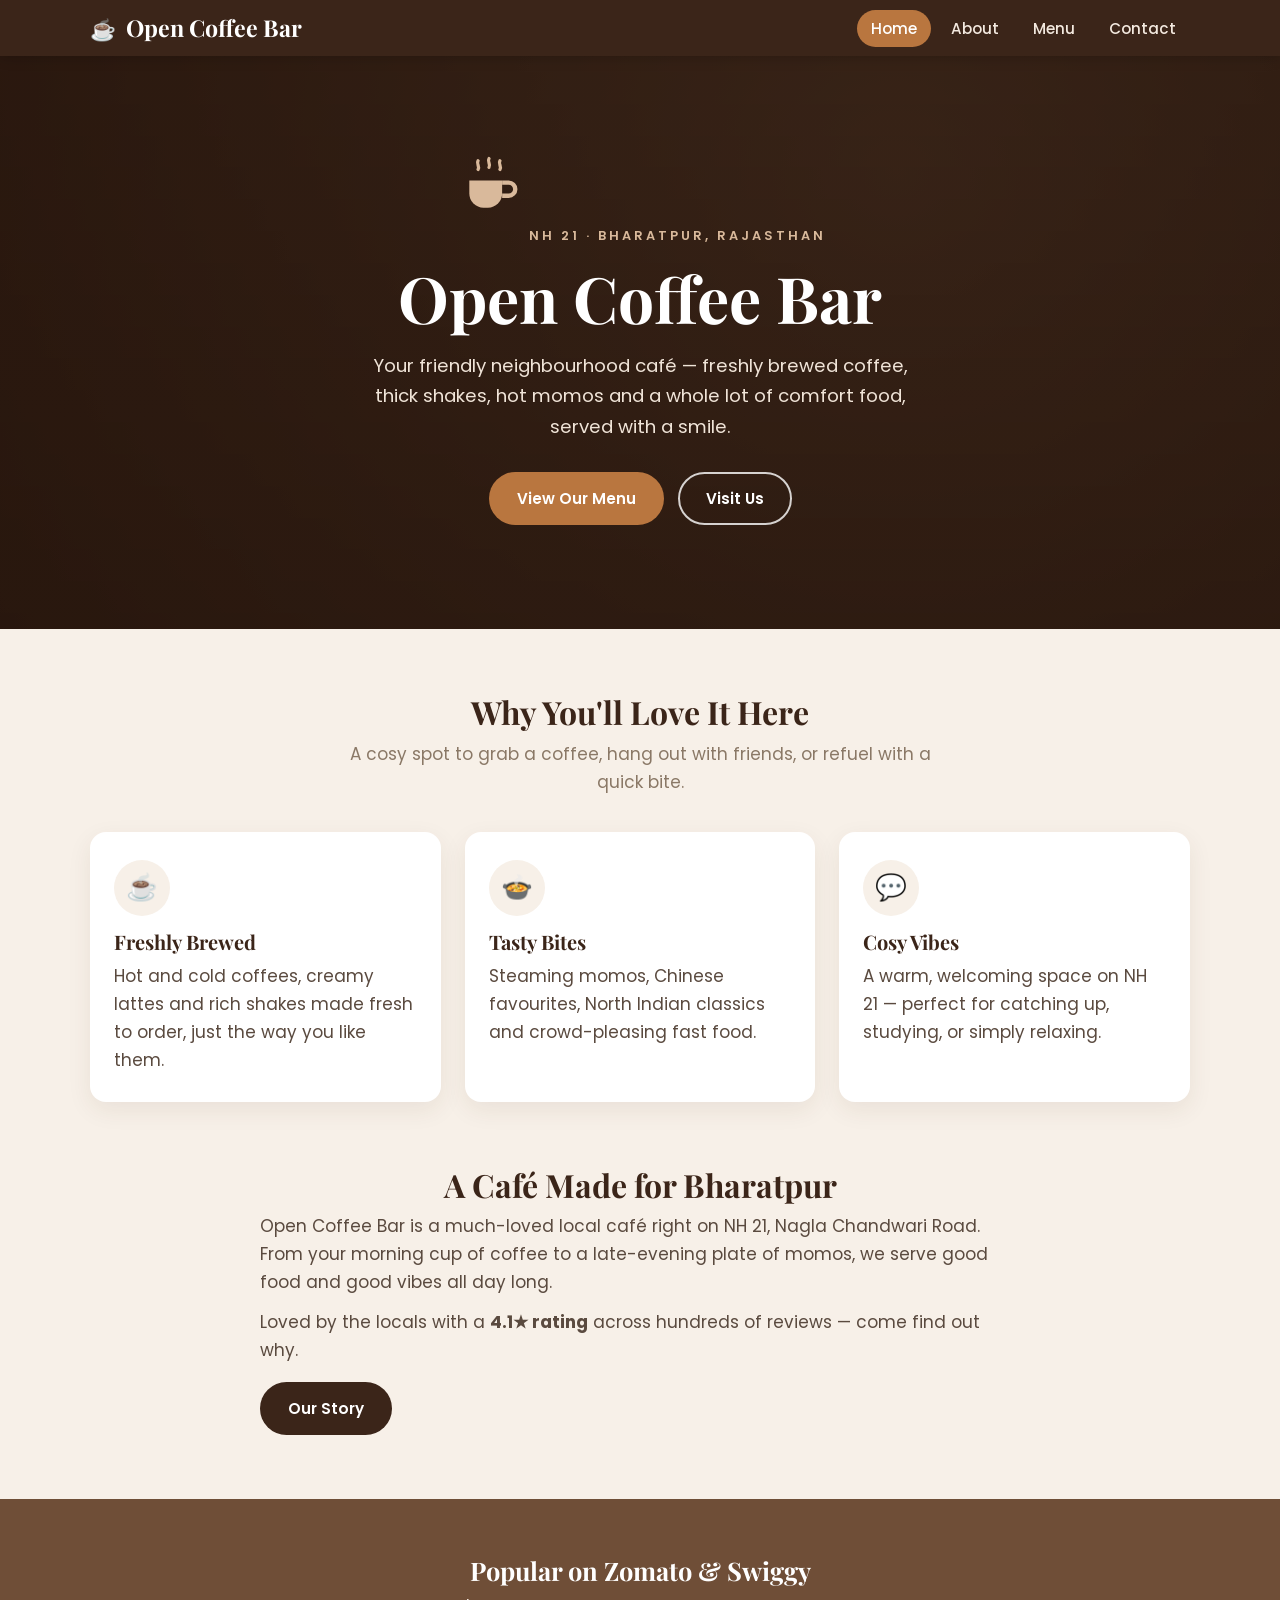
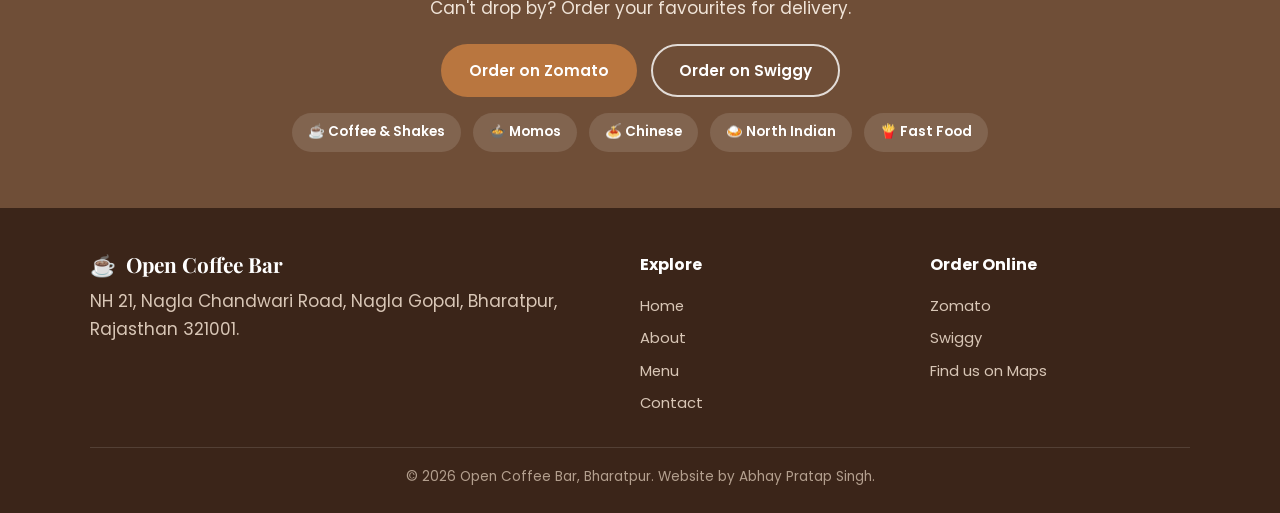
<file: index.html>
<!DOCTYPE html>
<html lang="en">
<head>
  <meta charset="UTF-8">
  <meta name="viewport" content="width=device-width, initial-scale=1.0">
  <title>Open Coffee Bar – Café in Bharatpur</title>
  <meta name="description" content="Open Coffee Bar — a cosy café on NH 21, Bharatpur serving fresh coffee, shakes, momos, Chinese and North Indian food.">
  <link rel="preconnect" href="https://fonts.googleapis.com">
  <link rel="preconnect" href="https://fonts.gstatic.com" crossorigin>
  <link rel="stylesheet" href="https://fonts.googleapis.com/css2?family=Playfair+Display:wght@600;700&amp;family=Poppins:wght@400;500;600;700&amp;display=swap">
  <link rel="stylesheet" href="style.css">
</head>
<body>

  <nav class="nav">
    <div class="container nav-inner">
      <a href="index.html" class="brand"><span class="bean">&#9749;</span> Open Coffee Bar</a>
      <button class="nav-toggle" id="navToggle" aria-label="Open menu" aria-expanded="false">
        <span></span><span></span><span></span>
      </button>
      <ul class="nav-links" id="navLinks">
        <li><a href="index.html" class="active">Home</a></li>
        <li><a href="about.html">About</a></li>
        <li><a href="menu.html">Menu</a></li>
        <li><a href="contact.html">Contact</a></li>
      </ul>
    </div>
  </nav>

  <header class="hero">
    <div class="container">
      <svg class="cup" viewBox="0 0 64 64" fill="none" xmlns="http://www.w3.org/2000/svg" aria-hidden="true">
        <path d="M14 26h30v12a13 13 0 0 1-13 13H27a13 13 0 0 1-13-13V26z" fill="#D9B99B"/>
        <path d="M44 28h6a6 6 0 0 1 0 12h-6" stroke="#D9B99B" stroke-width="4" fill="none"/>
        <path d="M22 8c-2 3 2 5 0 8M32 6c-2 3 2 5 0 8M42 8c-2 3 2 5 0 8" stroke="#D9B99B" stroke-width="3" stroke-linecap="round"/>
      </svg>
      <span class="eyebrow">NH 21 · Bharatpur, Rajasthan</span>
      <h1>Open Coffee Bar</h1>
      <p>Your friendly neighbourhood café — freshly brewed coffee, thick shakes, hot momos and a whole lot of comfort food, served with a smile.</p>
      <div class="btn-row">
        <a href="menu.html" class="btn btn-primary">View Our Menu</a>
        <a href="contact.html" class="btn btn-outline">Visit Us</a>
      </div>
    </div>
  </header>

  <section class="section">
    <div class="container">
      <h2 class="reveal">Why You'll Love It Here</h2>
      <p class="lead reveal">A cosy spot to grab a coffee, hang out with friends, or refuel with a quick bite.</p>
      <div class="grid grid-3">
        <div class="card reveal">
          <div class="ico">&#9749;</div>
          <h3>Freshly Brewed</h3>
          <p>Hot and cold coffees, creamy lattes and rich shakes made fresh to order, just the way you like them.</p>
        </div>
        <div class="card reveal">
          <div class="ico">&#127858;</div>
          <h3>Tasty Bites</h3>
          <p>Steaming momos, Chinese favourites, North Indian classics and crowd-pleasing fast food.</p>
        </div>
        <div class="card reveal">
          <div class="ico">&#128172;</div>
          <h3>Cosy Vibes</h3>
          <p>A warm, welcoming space on NH 21 — perfect for catching up, studying, or simply relaxing.</p>
        </div>
      </div>
    </div>
  </section>

  <section class="section" style="padding-top:0;">
    <div class="container narrow reveal">
      <h2>A Café Made for Bharatpur</h2>
      <p>Open Coffee Bar is a much-loved local café right on NH 21, Nagla Chandwari Road. From your morning cup of coffee to a late-evening plate of momos, we serve good food and good vibes all day long.</p>
      <p style="margin-top:12px;">Loved by the locals with a <strong>4.1&#9733; rating</strong> across hundreds of reviews — come find out why.</p>
      <a href="about.html" class="btn btn-dark" style="margin-top:18px;">Our Story</a>
    </div>
  </section>

  <section class="strip">
    <div class="container">
      <h2>Popular on Zomato &amp; Swiggy</h2>
      <p>Can't drop by? Order your favourites for delivery.</p>
      <div class="btn-row" style="display:flex;gap:14px;justify-content:center;flex-wrap:wrap;">
        <a href="https://www.zomato.com/bharatpur/open-coffee-bar-bharatpur-locality/order" class="btn btn-primary" target="_blank" rel="noopener">Order on Zomato</a>
        <a href="https://www.swiggy.com/city/bharatpur/open-coffee-bar-ghana-central-bharatpur-rest912456" class="btn btn-outline" target="_blank" rel="noopener">Order on Swiggy</a>
      </div>
      <div class="badges">
        <span class="badge">&#9749; Coffee &amp; Shakes</span>
        <span class="badge">&#127858; Momos</span>
        <span class="badge">&#127837; Chinese</span>
        <span class="badge">&#127835; North Indian</span>
        <span class="badge">&#127839; Fast Food</span>
      </div>
    </div>
  </section>

  <footer class="footer">
    <div class="container footer-grid">
      <div>
        <div class="brand"><span class="bean">&#9749;</span> Open Coffee Bar</div>
        <p>NH 21, Nagla Chandwari Road, Nagla Gopal, Bharatpur, Rajasthan 321001.</p>
      </div>
      <div>
        <h4>Explore</h4>
        <a href="index.html">Home</a>
        <a href="about.html">About</a>
        <a href="menu.html">Menu</a>
        <a href="contact.html">Contact</a>
      </div>
      <div>
        <h4>Order Online</h4>
        <a href="https://www.zomato.com/bharatpur/open-coffee-bar-bharatpur-locality/order" target="_blank" rel="noopener">Zomato</a>
        <a href="https://www.swiggy.com/city/bharatpur/open-coffee-bar-ghana-central-bharatpur-rest912456" target="_blank" rel="noopener">Swiggy</a>
        <a href="https://maps.google.com/?q=Open+Coffee+Bar+Bharatpur" target="_blank" rel="noopener">Find us on Maps</a>
      </div>
    </div>
    <div class="container copy">&copy; <span id="year">2026</span> Open Coffee Bar, Bharatpur. Website by Abhay Pratap Singh.</div>
  </footer>

  <button id="toTop" aria-label="Back to top">&#8593;</button>
  <script src="script.js"></script>
</body>
</html>
</file>
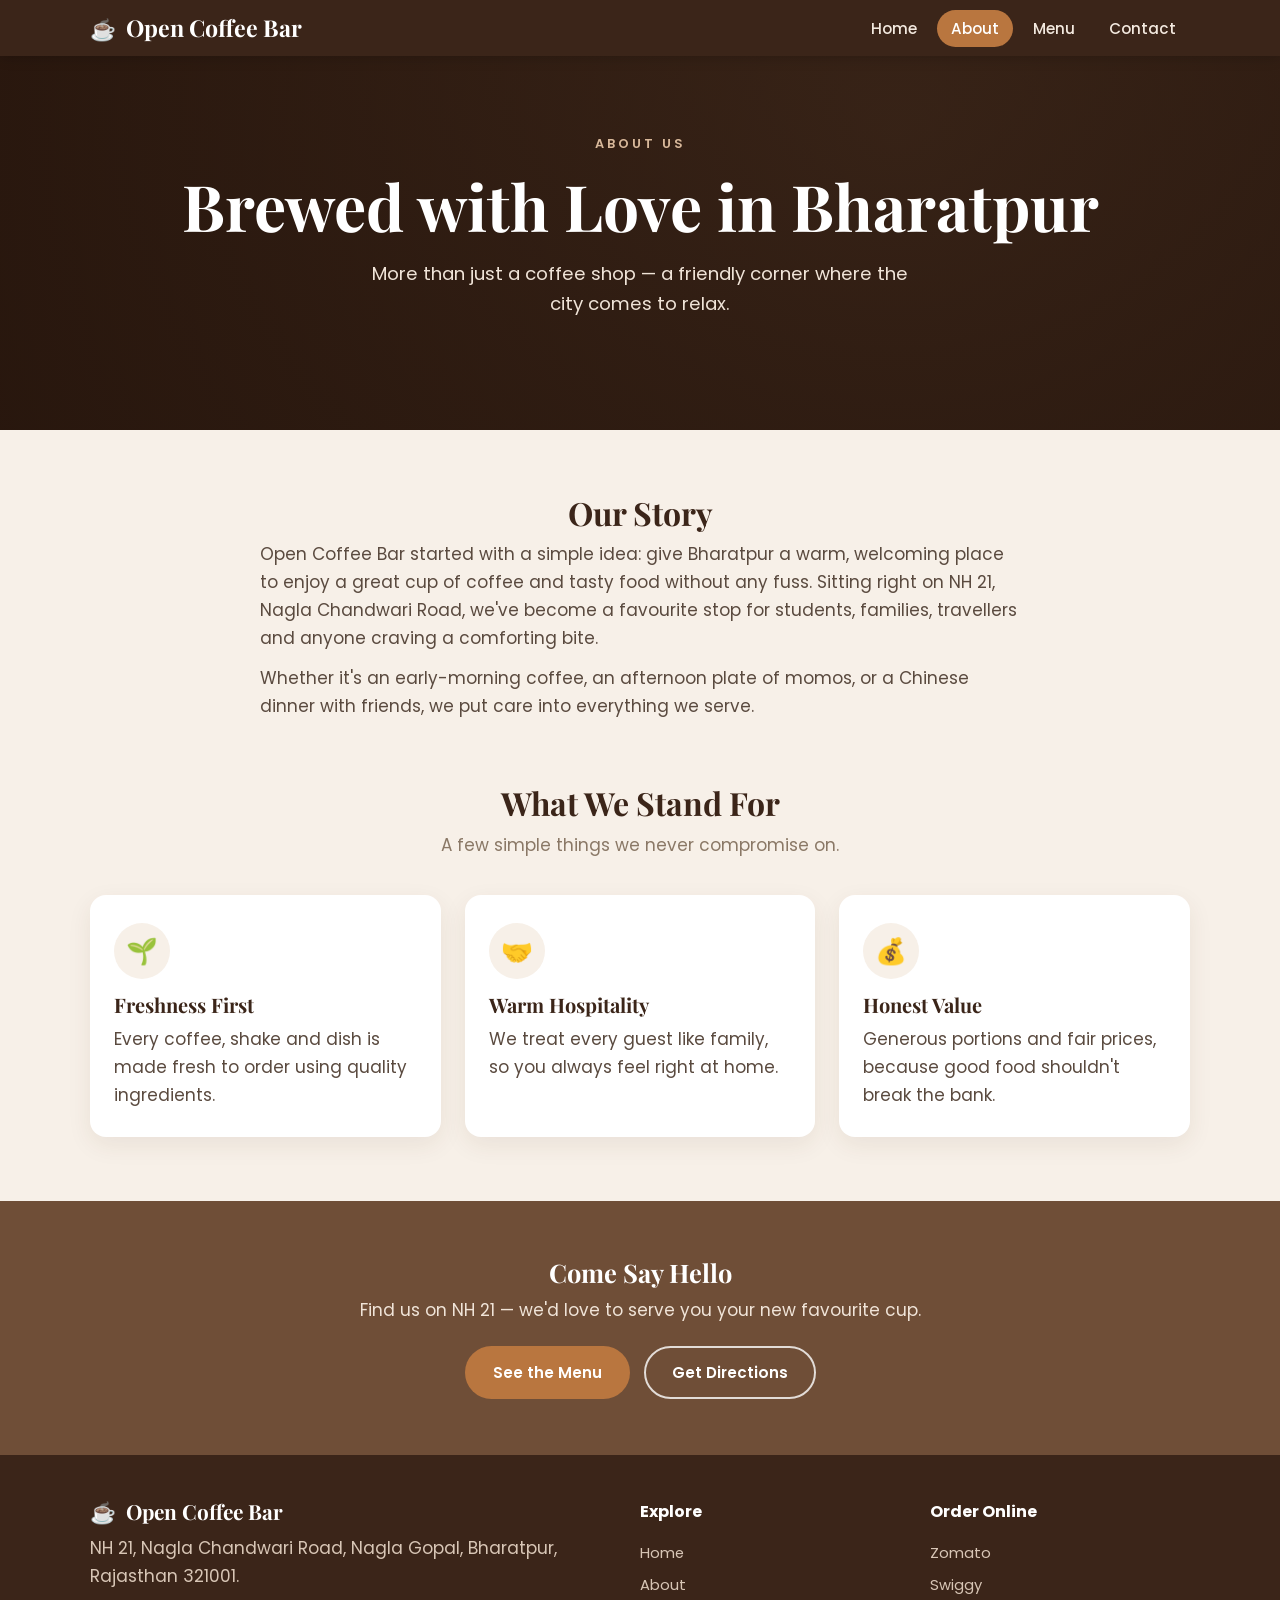
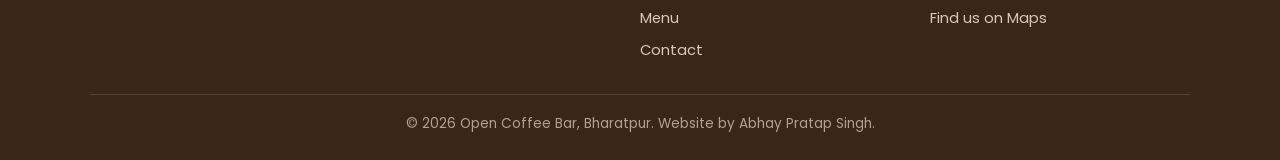
<file: about.html>
<!DOCTYPE html>
<html lang="en">
<head>
  <meta charset="UTF-8">
  <meta name="viewport" content="width=device-width, initial-scale=1.0">
  <title>About – Open Coffee Bar, Bharatpur</title>
  <meta name="description" content="The story behind Open Coffee Bar, a friendly café on NH 21, Bharatpur.">
  <link rel="preconnect" href="https://fonts.googleapis.com">
  <link rel="preconnect" href="https://fonts.gstatic.com" crossorigin>
  <link rel="stylesheet" href="https://fonts.googleapis.com/css2?family=Playfair+Display:wght@600;700&amp;family=Poppins:wght@400;500;600;700&amp;display=swap">
  <link rel="stylesheet" href="style.css">
</head>
<body>

  <nav class="nav">
    <div class="container nav-inner">
      <a href="index.html" class="brand"><span class="bean">&#9749;</span> Open Coffee Bar</a>
      <button class="nav-toggle" id="navToggle" aria-label="Open menu" aria-expanded="false">
        <span></span><span></span><span></span>
      </button>
      <ul class="nav-links" id="navLinks">
        <li><a href="index.html">Home</a></li>
        <li><a href="about.html" class="active">About</a></li>
        <li><a href="menu.html">Menu</a></li>
        <li><a href="contact.html">Contact</a></li>
      </ul>
    </div>
  </nav>

  <header class="hero" style="padding:72px 0 80px;">
    <div class="container">
      <span class="eyebrow">About Us</span>
      <h1>Brewed with Love in Bharatpur</h1>
      <p>More than just a coffee shop — a friendly corner where the city comes to relax.</p>
    </div>
  </header>

  <section class="section">
    <div class="container narrow reveal">
      <h2>Our Story</h2>
      <p>Open Coffee Bar started with a simple idea: give Bharatpur a warm, welcoming place to enjoy a great cup of coffee and tasty food without any fuss. Sitting right on NH 21, Nagla Chandwari Road, we've become a favourite stop for students, families, travellers and anyone craving a comforting bite.</p>
      <p style="margin-top:12px;">Whether it's an early-morning coffee, an afternoon plate of momos, or a Chinese dinner with friends, we put care into everything we serve.</p>
    </div>
  </section>

  <section class="section" style="padding-top:0;">
    <div class="container">
      <h2 class="reveal">What We Stand For</h2>
      <p class="lead reveal">A few simple things we never compromise on.</p>
      <div class="grid grid-3">
        <div class="card reveal">
          <div class="ico">&#127793;</div>
          <h3>Freshness First</h3>
          <p>Every coffee, shake and dish is made fresh to order using quality ingredients.</p>
        </div>
        <div class="card reveal">
          <div class="ico">&#129309;</div>
          <h3>Warm Hospitality</h3>
          <p>We treat every guest like family, so you always feel right at home.</p>
        </div>
        <div class="card reveal">
          <div class="ico">&#128176;</div>
          <h3>Honest Value</h3>
          <p>Generous portions and fair prices, because good food shouldn't break the bank.</p>
        </div>
      </div>
    </div>
  </section>

  <section class="strip">
    <div class="container">
      <h2>Come Say Hello</h2>
      <p>Find us on NH 21 — we'd love to serve you your new favourite cup.</p>
      <div class="btn-row" style="display:flex;gap:14px;justify-content:center;flex-wrap:wrap;">
        <a href="menu.html" class="btn btn-primary">See the Menu</a>
        <a href="contact.html" class="btn btn-outline">Get Directions</a>
      </div>
    </div>
  </section>

  <footer class="footer">
    <div class="container footer-grid">
      <div>
        <div class="brand"><span class="bean">&#9749;</span> Open Coffee Bar</div>
        <p>NH 21, Nagla Chandwari Road, Nagla Gopal, Bharatpur, Rajasthan 321001.</p>
      </div>
      <div>
        <h4>Explore</h4>
        <a href="index.html">Home</a>
        <a href="about.html">About</a>
        <a href="menu.html">Menu</a>
        <a href="contact.html">Contact</a>
      </div>
      <div>
        <h4>Order Online</h4>
        <a href="https://www.zomato.com/bharatpur/open-coffee-bar-bharatpur-locality/order" target="_blank" rel="noopener">Zomato</a>
        <a href="https://www.swiggy.com/city/bharatpur/open-coffee-bar-ghana-central-bharatpur-rest912456" target="_blank" rel="noopener">Swiggy</a>
        <a href="https://maps.google.com/?q=Open+Coffee+Bar+Bharatpur" target="_blank" rel="noopener">Find us on Maps</a>
      </div>
    </div>
    <div class="container copy">&copy; <span id="year">2026</span> Open Coffee Bar, Bharatpur. Website by Abhay Pratap Singh.</div>
  </footer>

  <button id="toTop" aria-label="Back to top">&#8593;</button>
  <script src="script.js"></script>
</body>
</html>
</file>
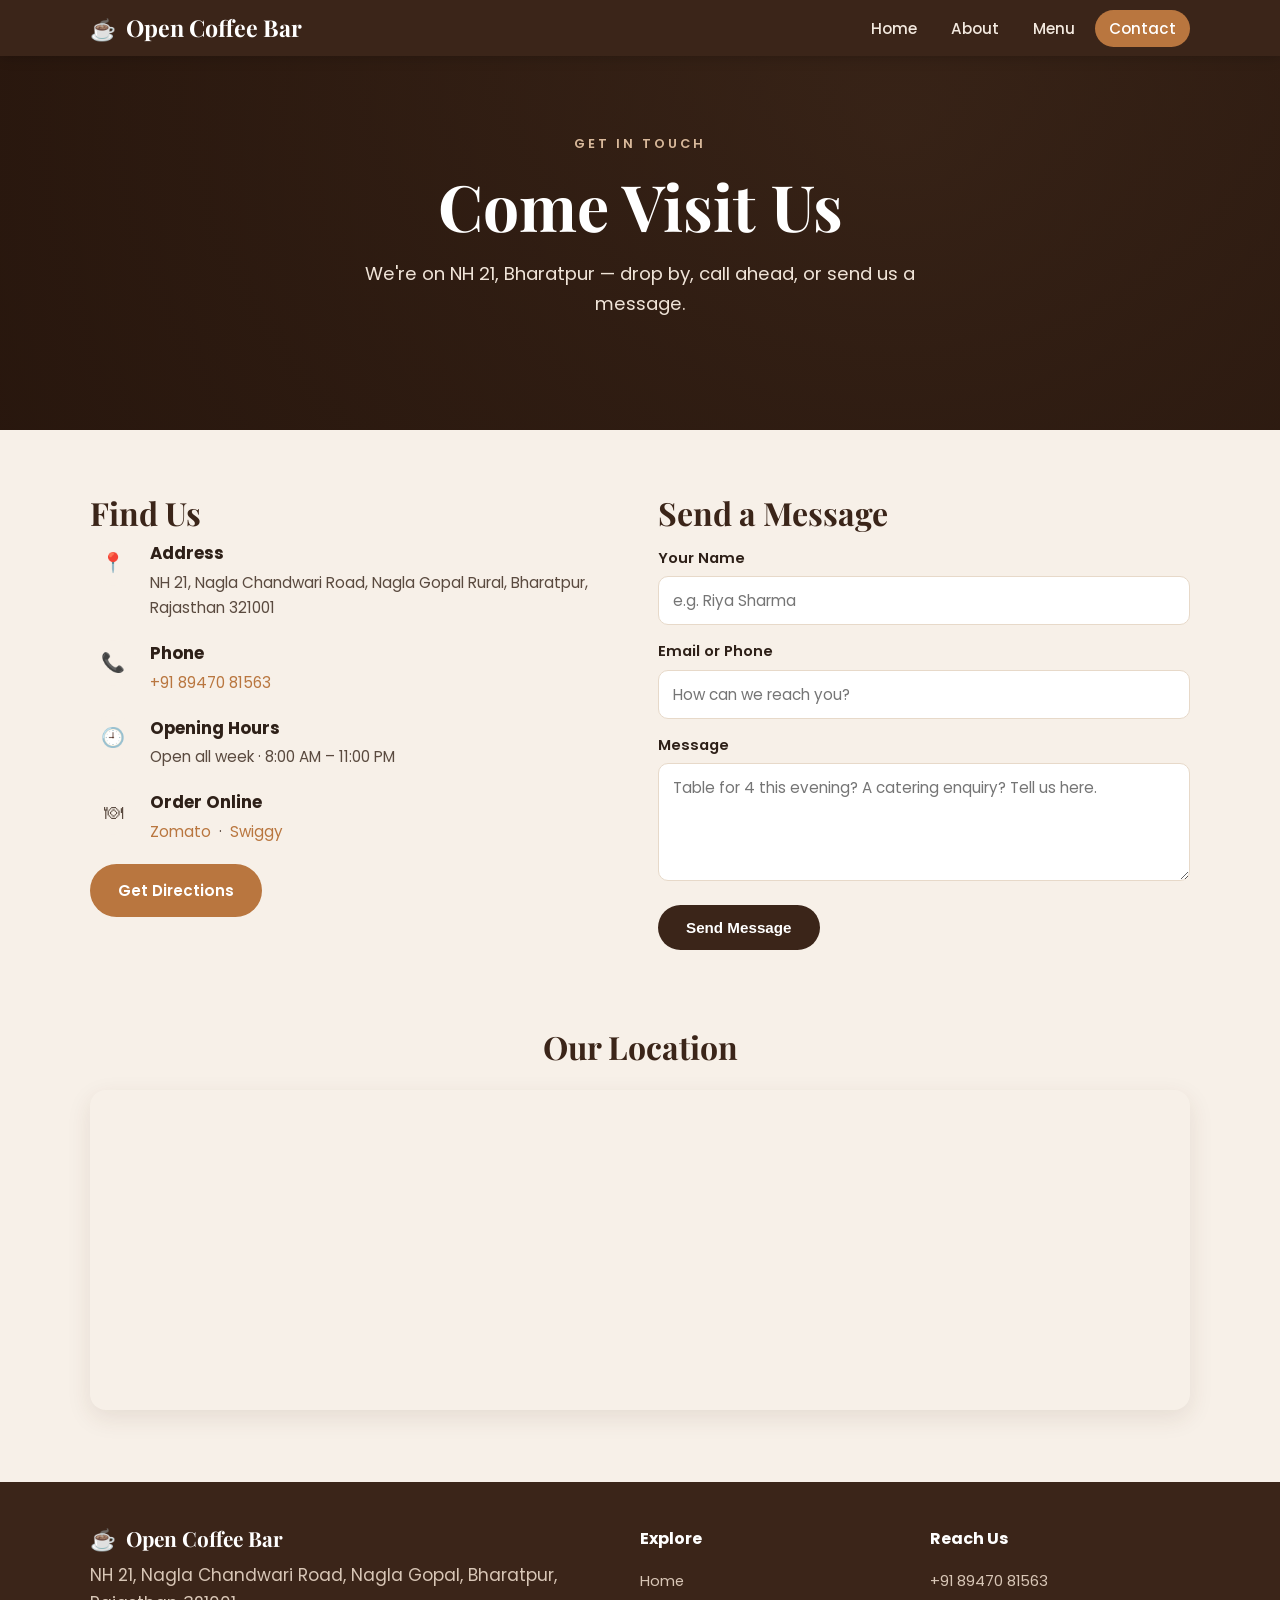
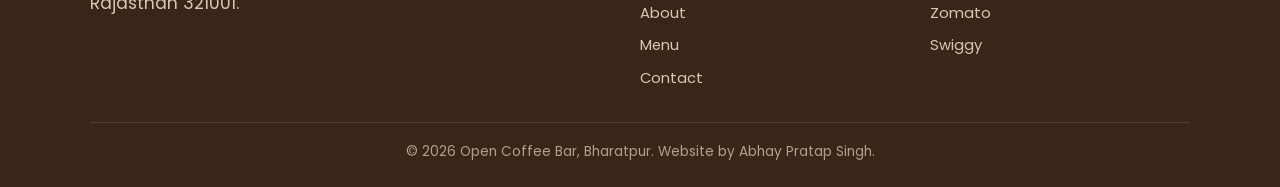
<file: contact.html>
<!DOCTYPE html>
<html lang="en">
<head>
  <meta charset="UTF-8">
  <meta name="viewport" content="width=device-width, initial-scale=1.0">
  <title>Contact – Open Coffee Bar, Bharatpur</title>
  <meta name="description" content="Visit Open Coffee Bar on NH 21, Bharatpur. Find directions, hours and contact details.">
  <link rel="preconnect" href="https://fonts.googleapis.com">
  <link rel="preconnect" href="https://fonts.gstatic.com" crossorigin>
  <link rel="stylesheet" href="https://fonts.googleapis.com/css2?family=Playfair+Display:wght@600;700&amp;family=Poppins:wght@400;500;600;700&amp;display=swap">
  <link rel="stylesheet" href="style.css">
</head>
<body>

  <nav class="nav">
    <div class="container nav-inner">
      <a href="index.html" class="brand"><span class="bean">&#9749;</span> Open Coffee Bar</a>
      <button class="nav-toggle" id="navToggle" aria-label="Open menu" aria-expanded="false">
        <span></span><span></span><span></span>
      </button>
      <ul class="nav-links" id="navLinks">
        <li><a href="index.html">Home</a></li>
        <li><a href="about.html">About</a></li>
        <li><a href="menu.html">Menu</a></li>
        <li><a href="contact.html" class="active">Contact</a></li>
      </ul>
    </div>
  </nav>

  <header class="hero" style="padding:72px 0 80px;">
    <div class="container">
      <span class="eyebrow">Get in Touch</span>
      <h1>Come Visit Us</h1>
      <p>We're on NH 21, Bharatpur — drop by, call ahead, or send us a message.</p>
    </div>
  </header>

  <section class="section">
    <div class="container contact-grid">
      <div class="reveal">
        <h2 style="text-align:left;">Find Us</h2>
        <div class="info-row">
          <div class="ico">&#128205;</div>
          <div>
            <h4>Address</h4>
            <p>NH 21, Nagla Chandwari Road, Nagla Gopal Rural, Bharatpur, Rajasthan 321001</p>
          </div>
        </div>
        <div class="info-row">
          <div class="ico">&#128222;</div>
          <div>
            <h4>Phone</h4>
            <p><a href="tel:+918947081563">+91 89470 81563</a></p>
          </div>
        </div>
        <div class="info-row">
          <div class="ico">&#128344;</div>
          <div>
            <h4>Opening Hours</h4>
            <p>Open all week &middot; 8:00 AM &ndash; 11:00 PM</p>
          </div>
        </div>
        <div class="info-row">
          <div class="ico">&#127869;</div>
          <div>
            <h4>Order Online</h4>
            <p>
              <a href="https://www.zomato.com/bharatpur/open-coffee-bar-bharatpur-locality/order" target="_blank" rel="noopener">Zomato</a> &nbsp;&middot;&nbsp;
              <a href="https://www.swiggy.com/city/bharatpur/open-coffee-bar-ghana-central-bharatpur-rest912456" target="_blank" rel="noopener">Swiggy</a>
            </p>
          </div>
        </div>
        <a class="btn btn-primary" href="https://www.google.com/maps/dir//Open+Coffee+Bar,+NH+21,+Nagla+Gopal+Rural,+Rajasthan+321001/@27.1937731,77.5274446,15z" target="_blank" rel="noopener">Get Directions</a>
      </div>

      <div class="reveal">
        <h2 style="text-align:left;">Send a Message</h2>
        <form id="contactForm" novalidate>
          <label for="name">Your Name</label>
          <input type="text" id="name" name="name" placeholder="e.g. Riya Sharma" required>

          <label for="email">Email or Phone</label>
          <input type="text" id="email" name="email" placeholder="How can we reach you?" required>

          <label for="message">Message</label>
          <textarea id="message" name="message" rows="4" placeholder="Table for 4 this evening? A catering enquiry? Tell us here." required></textarea>

          <button type="submit" class="btn btn-dark" style="margin-top:16px;">Send Message</button>
          <p class="form-msg" id="formMsg" role="status"></p>
        </form>
      </div>
    </div>
  </section>

  <section class="section" style="padding-top:0;">
    <div class="container">
      <h2 class="reveal" style="margin-bottom:24px;">Our Location</h2>
      <iframe
        class="map-embed reveal"
        title="Open Coffee Bar location on Google Maps"
        src="https://www.google.com/maps?q=27.1937731,77.5274446&amp;z=15&amp;output=embed"
        loading="lazy" referrerpolicy="no-referrer-when-downgrade"></iframe>
    </div>
  </section>

  <footer class="footer">
    <div class="container footer-grid">
      <div>
        <div class="brand"><span class="bean">&#9749;</span> Open Coffee Bar</div>
        <p>NH 21, Nagla Chandwari Road, Nagla Gopal, Bharatpur, Rajasthan 321001.</p>
      </div>
      <div>
        <h4>Explore</h4>
        <a href="index.html">Home</a>
        <a href="about.html">About</a>
        <a href="menu.html">Menu</a>
        <a href="contact.html">Contact</a>
      </div>
      <div>
        <h4>Reach Us</h4>
        <a href="tel:+918947081563">+91 89470 81563</a>
        <a href="https://www.zomato.com/bharatpur/open-coffee-bar-bharatpur-locality/order" target="_blank" rel="noopener">Zomato</a>
        <a href="https://www.swiggy.com/city/bharatpur/open-coffee-bar-ghana-central-bharatpur-rest912456" target="_blank" rel="noopener">Swiggy</a>
      </div>
    </div>
    <div class="container copy">&copy; <span id="year">2026</span> Open Coffee Bar, Bharatpur. Website by Abhay Pratap Singh.</div>
  </footer>

  <button id="toTop" aria-label="Back to top">&#8593;</button>
  <script src="script.js"></script>
</body>
</html>
</file>
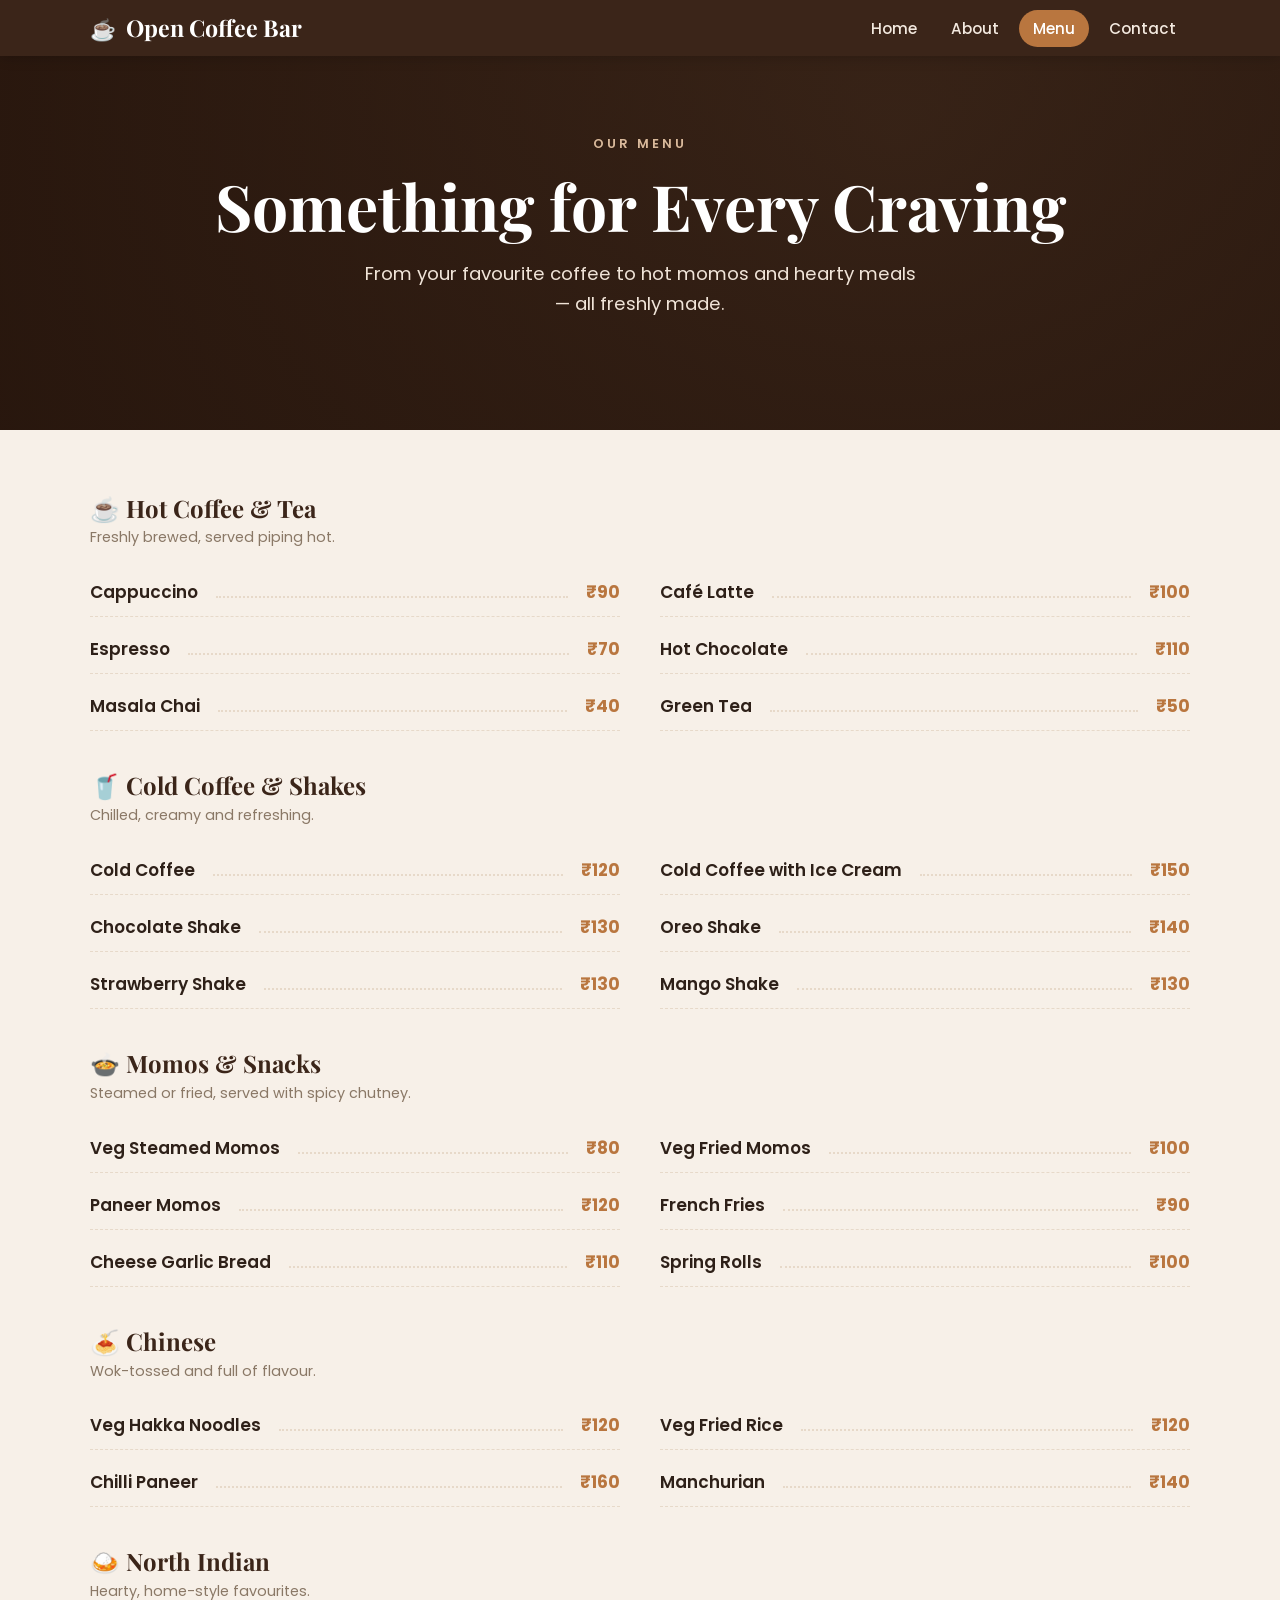
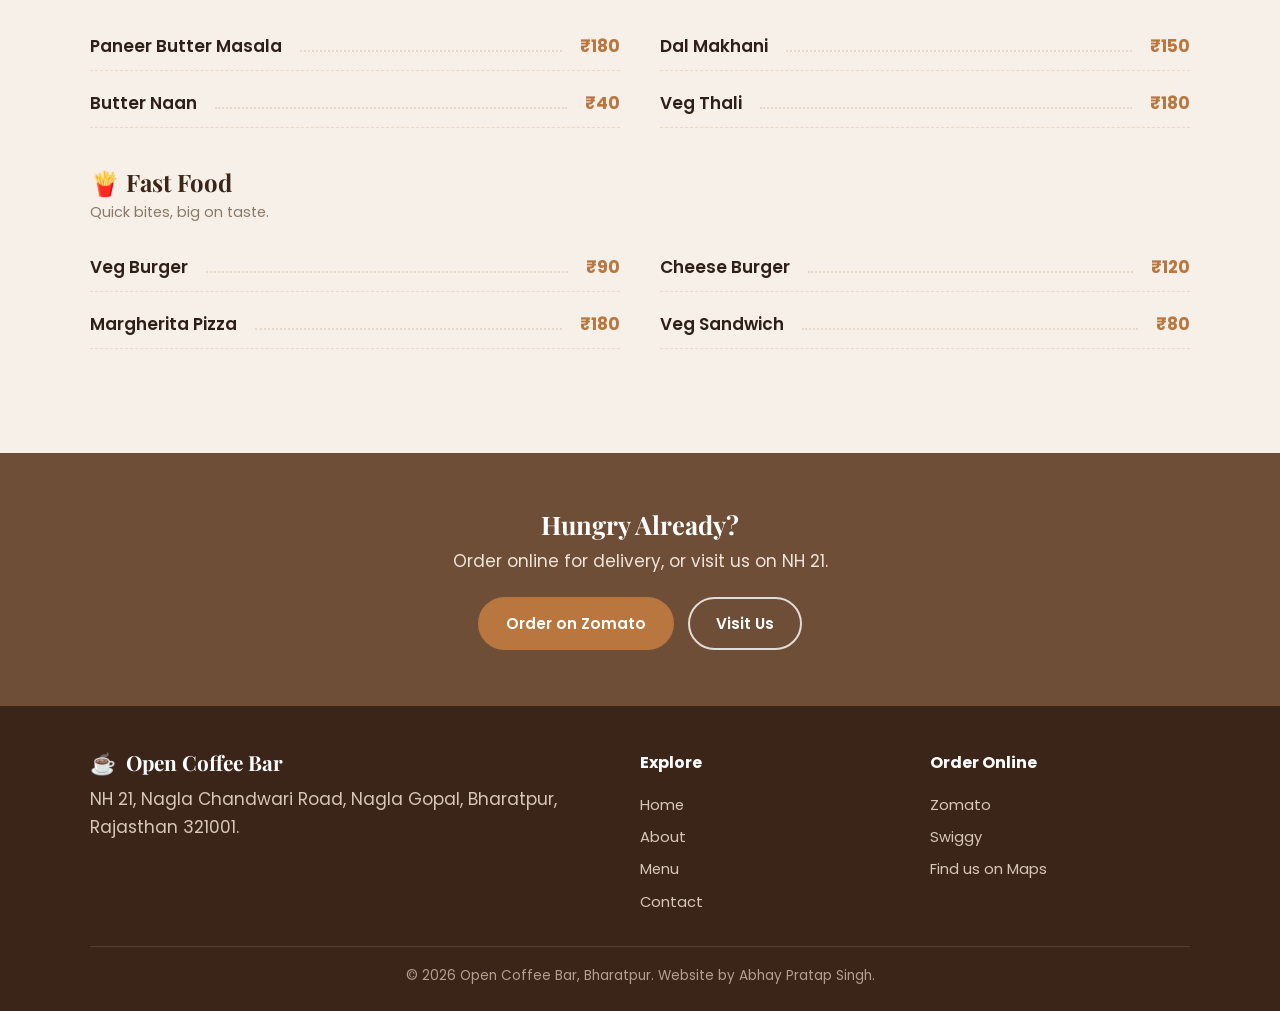
<file: menu.html>
<!DOCTYPE html>
<html lang="en">
<head>
  <meta charset="UTF-8">
  <meta name="viewport" content="width=device-width, initial-scale=1.0">
  <title>Menu – Open Coffee Bar, Bharatpur</title>
  <meta name="description" content="Coffee, shakes, momos, Chinese, North Indian and fast food at Open Coffee Bar, Bharatpur.">
  <link rel="preconnect" href="https://fonts.googleapis.com">
  <link rel="preconnect" href="https://fonts.gstatic.com" crossorigin>
  <link rel="stylesheet" href="https://fonts.googleapis.com/css2?family=Playfair+Display:wght@600;700&amp;family=Poppins:wght@400;500;600;700&amp;display=swap">
  <link rel="stylesheet" href="style.css">
</head>
<body>

  <nav class="nav">
    <div class="container nav-inner">
      <a href="index.html" class="brand"><span class="bean">&#9749;</span> Open Coffee Bar</a>
      <button class="nav-toggle" id="navToggle" aria-label="Open menu" aria-expanded="false">
        <span></span><span></span><span></span>
      </button>
      <ul class="nav-links" id="navLinks">
        <li><a href="index.html">Home</a></li>
        <li><a href="about.html">About</a></li>
        <li><a href="menu.html" class="active">Menu</a></li>
        <li><a href="contact.html">Contact</a></li>
      </ul>
    </div>
  </nav>

  <header class="hero" style="padding:72px 0 80px;">
    <div class="container">
      <span class="eyebrow">Our Menu</span>
      <h1>Something for Every Craving</h1>
      <p>From your favourite coffee to hot momos and hearty meals — all freshly made.</p>
    </div>
  </header>

  <section class="section">
    <div class="container">
      <div class="menu-cat reveal">
        <h3>&#9749; Hot Coffee &amp; Tea</h3>
        <p class="cat-note">Freshly brewed, served piping hot.</p>
        <div class="menu-list">
          <div class="menu-item"><span class="name">Cappuccino</span><span class="dots"></span><span class="price">&#8377;90</span></div>
          <div class="menu-item"><span class="name">Café Latte</span><span class="dots"></span><span class="price">&#8377;100</span></div>
          <div class="menu-item"><span class="name">Espresso</span><span class="dots"></span><span class="price">&#8377;70</span></div>
          <div class="menu-item"><span class="name">Hot Chocolate</span><span class="dots"></span><span class="price">&#8377;110</span></div>
          <div class="menu-item"><span class="name">Masala Chai</span><span class="dots"></span><span class="price">&#8377;40</span></div>
          <div class="menu-item"><span class="name">Green Tea</span><span class="dots"></span><span class="price">&#8377;50</span></div>
        </div>
      </div>

      <div class="menu-cat reveal">
        <h3>&#129380; Cold Coffee &amp; Shakes</h3>
        <p class="cat-note">Chilled, creamy and refreshing.</p>
        <div class="menu-list">
          <div class="menu-item"><span class="name">Cold Coffee</span><span class="dots"></span><span class="price">&#8377;120</span></div>
          <div class="menu-item"><span class="name">Cold Coffee with Ice Cream</span><span class="dots"></span><span class="price">&#8377;150</span></div>
          <div class="menu-item"><span class="name">Chocolate Shake</span><span class="dots"></span><span class="price">&#8377;130</span></div>
          <div class="menu-item"><span class="name">Oreo Shake</span><span class="dots"></span><span class="price">&#8377;140</span></div>
          <div class="menu-item"><span class="name">Strawberry Shake</span><span class="dots"></span><span class="price">&#8377;130</span></div>
          <div class="menu-item"><span class="name">Mango Shake</span><span class="dots"></span><span class="price">&#8377;130</span></div>
        </div>
      </div>

      <div class="menu-cat reveal">
        <h3>&#127858; Momos &amp; Snacks</h3>
        <p class="cat-note">Steamed or fried, served with spicy chutney.</p>
        <div class="menu-list">
          <div class="menu-item"><span class="name">Veg Steamed Momos</span><span class="dots"></span><span class="price">&#8377;80</span></div>
          <div class="menu-item"><span class="name">Veg Fried Momos</span><span class="dots"></span><span class="price">&#8377;100</span></div>
          <div class="menu-item"><span class="name">Paneer Momos</span><span class="dots"></span><span class="price">&#8377;120</span></div>
          <div class="menu-item"><span class="name">French Fries</span><span class="dots"></span><span class="price">&#8377;90</span></div>
          <div class="menu-item"><span class="name">Cheese Garlic Bread</span><span class="dots"></span><span class="price">&#8377;110</span></div>
          <div class="menu-item"><span class="name">Spring Rolls</span><span class="dots"></span><span class="price">&#8377;100</span></div>
        </div>
      </div>

      <div class="menu-cat reveal">
        <h3>&#127837; Chinese</h3>
        <p class="cat-note">Wok-tossed and full of flavour.</p>
        <div class="menu-list">
          <div class="menu-item"><span class="name">Veg Hakka Noodles</span><span class="dots"></span><span class="price">&#8377;120</span></div>
          <div class="menu-item"><span class="name">Veg Fried Rice</span><span class="dots"></span><span class="price">&#8377;120</span></div>
          <div class="menu-item"><span class="name">Chilli Paneer</span><span class="dots"></span><span class="price">&#8377;160</span></div>
          <div class="menu-item"><span class="name">Manchurian</span><span class="dots"></span><span class="price">&#8377;140</span></div>
        </div>
      </div>

      <div class="menu-cat reveal">
        <h3>&#127835; North Indian</h3>
        <p class="cat-note">Hearty, home-style favourites.</p>
        <div class="menu-list">
          <div class="menu-item"><span class="name">Paneer Butter Masala</span><span class="dots"></span><span class="price">&#8377;180</span></div>
          <div class="menu-item"><span class="name">Dal Makhani</span><span class="dots"></span><span class="price">&#8377;150</span></div>
          <div class="menu-item"><span class="name">Butter Naan</span><span class="dots"></span><span class="price">&#8377;40</span></div>
          <div class="menu-item"><span class="name">Veg Thali</span><span class="dots"></span><span class="price">&#8377;180</span></div>
        </div>
      </div>

      <div class="menu-cat reveal">
        <h3>&#127839; Fast Food</h3>
        <p class="cat-note">Quick bites, big on taste.</p>
        <div class="menu-list">
          <div class="menu-item"><span class="name">Veg Burger</span><span class="dots"></span><span class="price">&#8377;90</span></div>
          <div class="menu-item"><span class="name">Cheese Burger</span><span class="dots"></span><span class="price">&#8377;120</span></div>
          <div class="menu-item"><span class="name">Margherita Pizza</span><span class="dots"></span><span class="price">&#8377;180</span></div>
          <div class="menu-item"><span class="name">Veg Sandwich</span><span class="dots"></span><span class="price">&#8377;80</span></div>
        </div>
      </div>
    </div>
  </section>

  <section class="strip">
    <div class="container">
      <h2>Hungry Already?</h2>
      <p>Order online for delivery, or visit us on NH 21.</p>
      <div class="btn-row" style="display:flex;gap:14px;justify-content:center;flex-wrap:wrap;">
        <a href="https://www.zomato.com/bharatpur/open-coffee-bar-bharatpur-locality/order" class="btn btn-primary" target="_blank" rel="noopener">Order on Zomato</a>
        <a href="contact.html" class="btn btn-outline">Visit Us</a>
      </div>
    </div>
  </section>

  <footer class="footer">
    <div class="container footer-grid">
      <div>
        <div class="brand"><span class="bean">&#9749;</span> Open Coffee Bar</div>
        <p>NH 21, Nagla Chandwari Road, Nagla Gopal, Bharatpur, Rajasthan 321001.</p>
      </div>
      <div>
        <h4>Explore</h4>
        <a href="index.html">Home</a>
        <a href="about.html">About</a>
        <a href="menu.html">Menu</a>
        <a href="contact.html">Contact</a>
      </div>
      <div>
        <h4>Order Online</h4>
        <a href="https://www.zomato.com/bharatpur/open-coffee-bar-bharatpur-locality/order" target="_blank" rel="noopener">Zomato</a>
        <a href="https://www.swiggy.com/city/bharatpur/open-coffee-bar-ghana-central-bharatpur-rest912456" target="_blank" rel="noopener">Swiggy</a>
        <a href="https://maps.google.com/?q=Open+Coffee+Bar+Bharatpur" target="_blank" rel="noopener">Find us on Maps</a>
      </div>
    </div>
    <div class="container copy">&copy; <span id="year">2026</span> Open Coffee Bar, Bharatpur. Website by Abhay Pratap Singh.</div>
  </footer>

  <button id="toTop" aria-label="Back to top">&#8593;</button>
  <script src="script.js"></script>
</body>
</html>
</file>
<file: style.css>
:root {
  --espresso: #3B2519;
  --coffee:   #6F4E37;
  --caramel:  #B9763F;
  --latte:    #D9B99B;
  --cream:    #F7F0E8;
  --card:     #FFFFFF;
  --ink:      #2E2018;
  --body:     #5A4A3F;
  --muted:    #8A7866;
  --line:     #E7D9C9;
}

* { box-sizing: border-box; margin: 0; padding: 0; }

html { scroll-behavior: smooth; }

body {
  font-family: 'Poppins', 'Segoe UI', Arial, sans-serif;
  color: var(--body);
  background-color: var(--cream);
  line-height: 1.65;
  font-size: 17px;
}

h1, h2, h3, .brand {
  font-family: 'Playfair Display', Georgia, serif;
  color: var(--espresso);
  line-height: 1.2;
}

a { color: var(--caramel); text-decoration: none; }

.container { width: min(1100px, 92%); margin: 0 auto; }
.narrow { max-width: 760px; }

.section { padding: 64px 0; }
.section h2 { font-size: 2rem; margin-bottom: 8px; text-align: center; }
.section .lead { text-align: center; color: var(--muted); max-width: 620px; margin: 0 auto 36px; }

.btn {
  display: inline-block;
  padding: 12px 26px;
  border-radius: 40px;
  font-weight: 600;
  font-size: 0.95rem;
  cursor: pointer;
  border: 2px solid transparent;
  transition: transform 0.15s ease, background-color 0.2s ease, color 0.2s ease;
}
.btn-primary { background-color: var(--caramel); color: #fff; }
.btn-primary:hover { background-color: #a4632f; transform: translateY(-2px); }
.btn-outline { background: transparent; color: #fff; border-color: rgba(255,255,255,0.8); }
.btn-outline:hover { background: #fff; color: var(--espresso); transform: translateY(-2px); }
.btn-dark { background-color: var(--espresso); color: #fff; }
.btn-dark:hover { background-color: #271710; transform: translateY(-2px); }

.nav {
  position: sticky; top: 0; z-index: 50;
  background-color: var(--espresso);
  box-shadow: 0 2px 12px rgba(0,0,0,0.18);
}
.nav-inner {
  display: flex; align-items: center; justify-content: space-between;
  padding: 14px 0;
}
.brand {
  color: #fff; font-size: 1.45rem; font-weight: 700;
  display: flex; align-items: center; gap: 10px;
}
.brand .bean { font-size: 1.3rem; }
.nav-links { list-style: none; display: flex; gap: 6px; align-items: center; }
.nav-links a {
  color: #f3e9df; padding: 8px 14px; border-radius: 30px;
  font-size: 0.95rem; font-weight: 500; transition: background-color 0.2s ease, color 0.2s ease;
}
.nav-links a:hover { background-color: rgba(255,255,255,0.12); }
.nav-links a.active { background-color: var(--caramel); color: #fff; }
.nav-toggle {
  display: none; background: none; border: 0; cursor: pointer;
  width: 42px; height: 42px; padding: 8px;
}
.nav-toggle span { display: block; height: 3px; background: #fff; border-radius: 3px; margin: 5px 0; transition: 0.3s; }

.hero {
  position: relative;
  background:
    linear-gradient(rgba(40,23,14,0.78), rgba(40,23,14,0.85)),
    radial-gradient(circle at 70% 20%, #6F4E37, #2a160c);
  color: #fff;
  text-align: center;
  padding: 96px 0 104px;
}
.hero h1 { color: #fff; font-size: clamp(2.4rem, 6vw, 4rem); margin-bottom: 14px; }
.hero p { font-size: 1.15rem; max-width: 560px; margin: 0 auto 30px; color: #f0e4d8; }
.hero .btn-row { display: flex; gap: 14px; justify-content: center; flex-wrap: wrap; }
.hero .eyebrow {
  display: inline-block; letter-spacing: 3px; text-transform: uppercase;
  font-size: 0.8rem; color: var(--latte); margin-bottom: 14px; font-weight: 600;
}
.cup { width: 70px; height: 70px; margin: 0 auto 18px; }

.grid { display: grid; gap: 24px; }
.grid-3 { grid-template-columns: repeat(3, 1fr); }
.grid-2 { grid-template-columns: repeat(2, 1fr); }
.card {
  background: var(--card); border-radius: 16px; padding: 28px 24px;
  box-shadow: 0 8px 24px rgba(80,50,25,0.08);
  transition: transform 0.18s ease, box-shadow 0.18s ease;
}
.card:hover { transform: translateY(-4px); box-shadow: 0 12px 30px rgba(80,50,25,0.14); }
.card .ico {
  width: 56px; height: 56px; border-radius: 50%;
  background: var(--cream); display: flex; align-items: center; justify-content: center;
  font-size: 1.6rem; margin-bottom: 14px;
}
.card h3 { font-size: 1.25rem; margin-bottom: 8px; }

.menu-cat { margin-bottom: 40px; }
.menu-cat h3 {
  font-size: 1.5rem; margin-bottom: 4px;
  display: flex; align-items: center; gap: 10px;
}
.menu-cat .cat-note { color: var(--muted); font-size: 0.9rem; margin-bottom: 18px; }
.menu-list { display: grid; grid-template-columns: 1fr 1fr; gap: 8px 40px; }
.menu-item {
  display: flex; justify-content: space-between; align-items: baseline;
  gap: 12px; padding: 10px 0; border-bottom: 1px dashed var(--line);
}
.menu-item .name { font-weight: 600; color: var(--ink); }
.menu-item .dots { flex: 1; border-bottom: 2px dotted var(--line); margin: 0 6px 4px; }
.menu-item .price { font-weight: 700; color: var(--caramel); white-space: nowrap; }

.contact-grid { display: grid; grid-template-columns: 1fr 1fr; gap: 36px; align-items: start; }
.info-row { display: flex; gap: 14px; margin-bottom: 20px; align-items: flex-start; }
.info-row .ico {
  width: 46px; height: 46px; border-radius: 50%; flex-shrink: 0;
  background: var(--cream); display: flex; align-items: center; justify-content: center; font-size: 1.2rem;
}
.info-row h4 { color: var(--ink); margin-bottom: 2px; font-size: 1.05rem; }
.info-row p { color: var(--body); font-size: 0.95rem; }
form label { display: block; font-weight: 600; color: var(--ink); margin: 14px 0 6px; font-size: 0.92rem; }
form input, form textarea {
  width: 100%; padding: 12px 14px; border: 1px solid var(--line);
  border-radius: 10px; font-family: inherit; font-size: 0.95rem; background: #fff; color: var(--ink);
}
form input:focus, form textarea:focus { outline: 2px solid var(--latte); border-color: var(--caramel); }
.form-msg { margin-top: 14px; font-weight: 600; color: var(--coffee); }
.map-embed { width: 100%; border: 0; border-radius: 16px; min-height: 320px; box-shadow: 0 8px 24px rgba(80,50,25,0.10); }

.strip { background: var(--coffee); color: #fff; text-align: center; padding: 56px 0; }
.strip h2 { color: #fff; }
.strip p { color: #f0e4d8; margin: 8px 0 22px; }

.badges { display: flex; gap: 12px; justify-content: center; flex-wrap: wrap; margin-top: 16px; }
.badge {
  background: rgba(255,255,255,0.12); color: #fff; padding: 8px 16px;
  border-radius: 30px; font-size: 0.85rem; font-weight: 600;
}

.footer { background: var(--espresso); color: #d8c6b6; padding: 44px 0 24px; }
.footer-grid { display: grid; grid-template-columns: 2fr 1fr 1fr; gap: 30px; }
.footer h4 { color: #fff; font-family: 'Poppins', sans-serif; font-size: 1rem; margin-bottom: 12px; }
.footer .brand { font-size: 1.3rem; margin-bottom: 10px; }
.footer a { color: #d8c6b6; display: block; padding: 4px 0; font-size: 0.92rem; }
.footer a:hover { color: #fff; }
.footer .copy {
  border-top: 1px solid rgba(255,255,255,0.12); margin-top: 28px; padding-top: 18px;
  text-align: center; font-size: 0.85rem; color: #b39f8e;
}

.reveal { opacity: 0; transform: translateY(24px); transition: opacity 0.6s ease, transform 0.6s ease; }
.reveal.visible { opacity: 1; transform: none; }

#toTop {
  position: fixed; right: 20px; bottom: 20px; z-index: 60;
  width: 46px; height: 46px; border-radius: 50%; border: 0; cursor: pointer;
  background: var(--caramel); color: #fff; font-size: 1.3rem; display: none;
  box-shadow: 0 6px 16px rgba(0,0,0,0.25);
}

@media (max-width: 820px) {
  .grid-3, .grid-2, .contact-grid, .menu-list, .footer-grid { grid-template-columns: 1fr; }
  .section h2 { text-align: left; }

  .nav-toggle { display: block; }
  .nav-links {
    position: absolute; top: 100%; left: 0; right: 0;
    background: var(--espresso); flex-direction: column; gap: 0;
    padding: 8px 16px 16px; display: none;
  }
  .nav-links.open { display: flex; }
  .nav-links a { display: block; width: 100%; padding: 12px 14px; }
}
</file>
